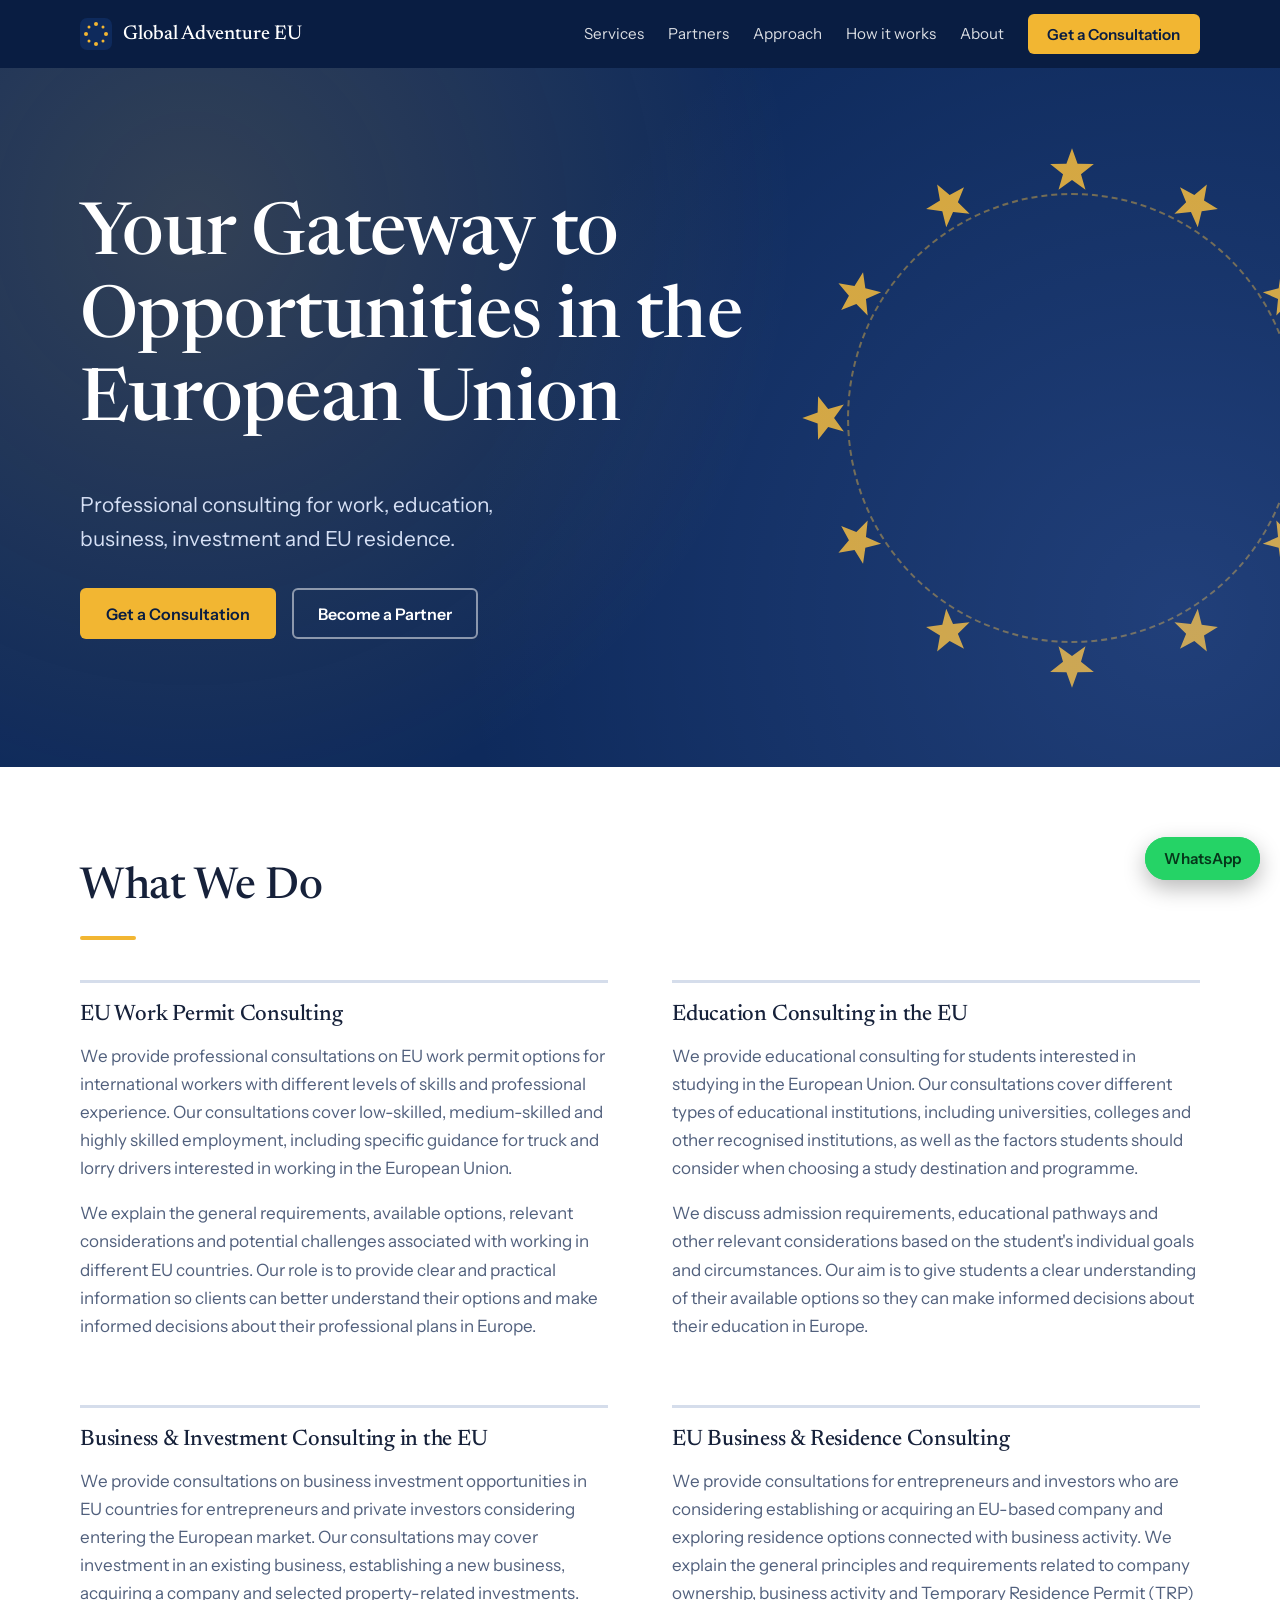
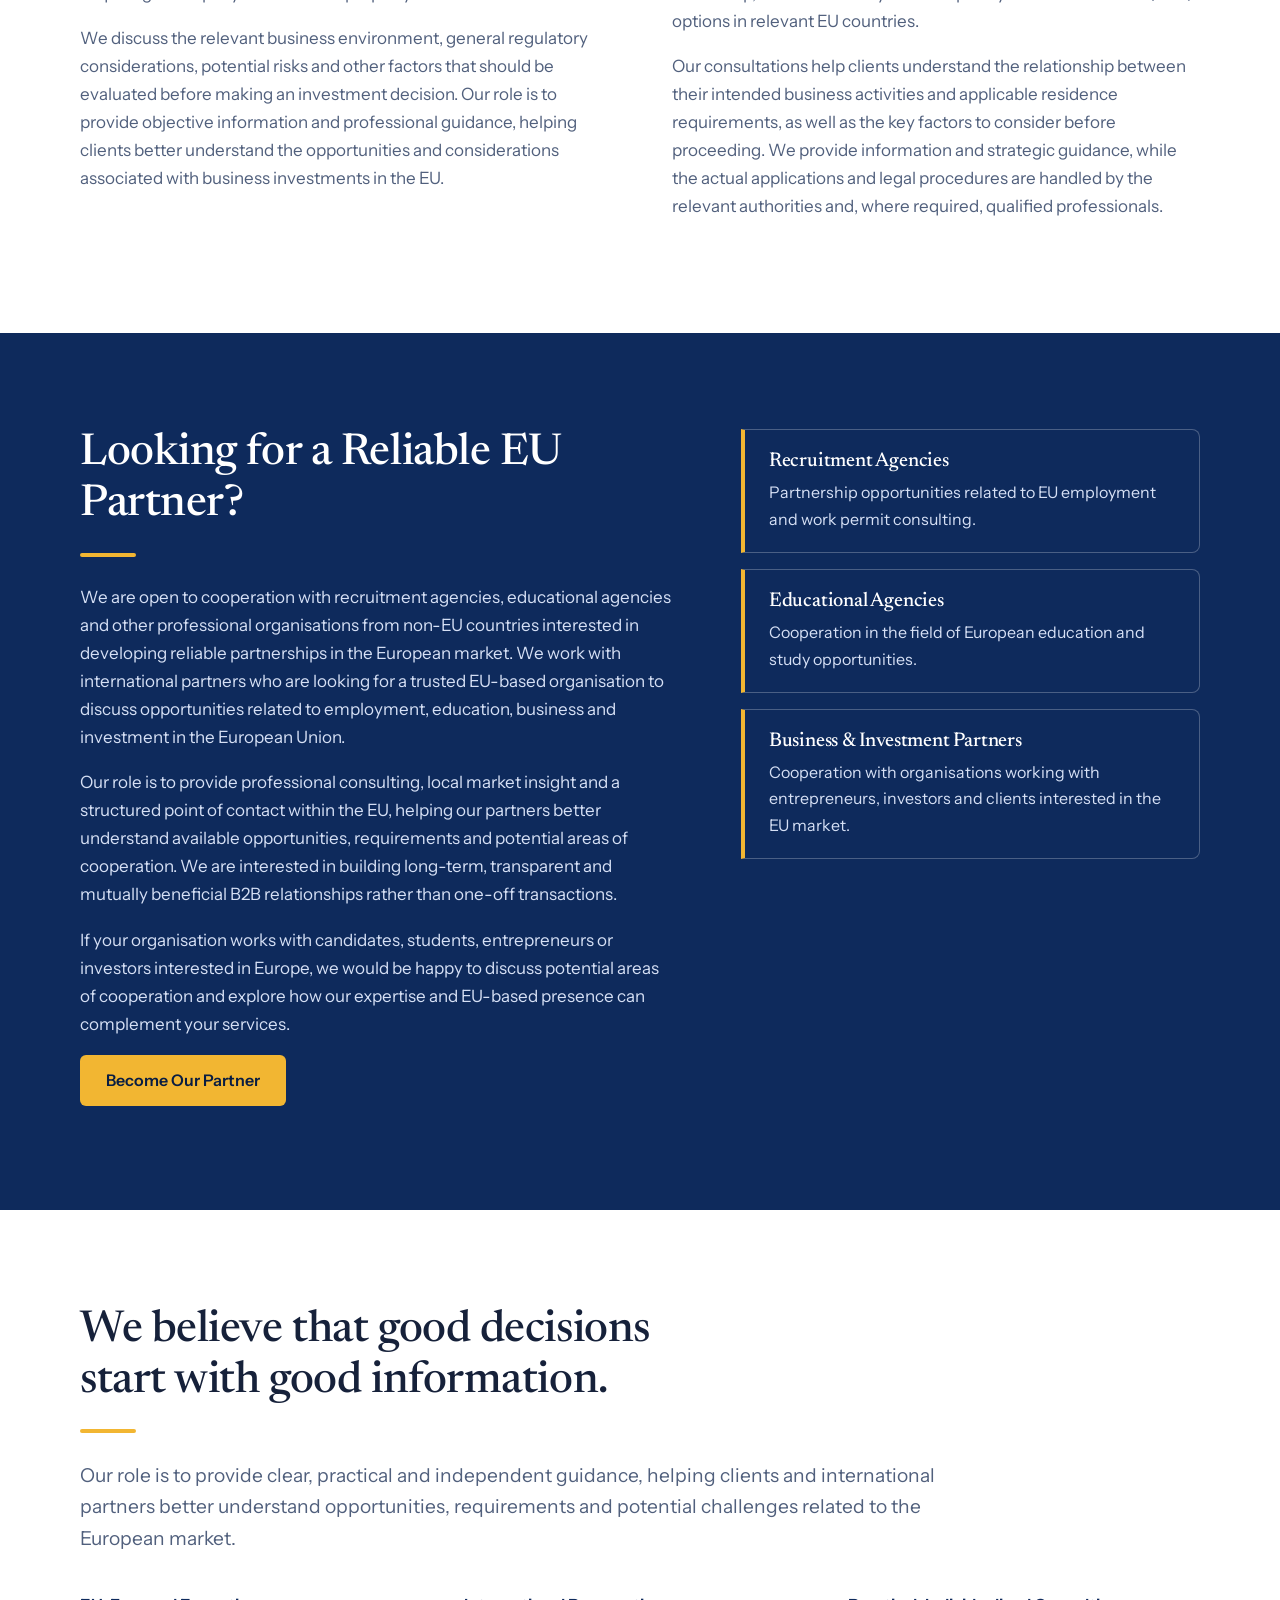
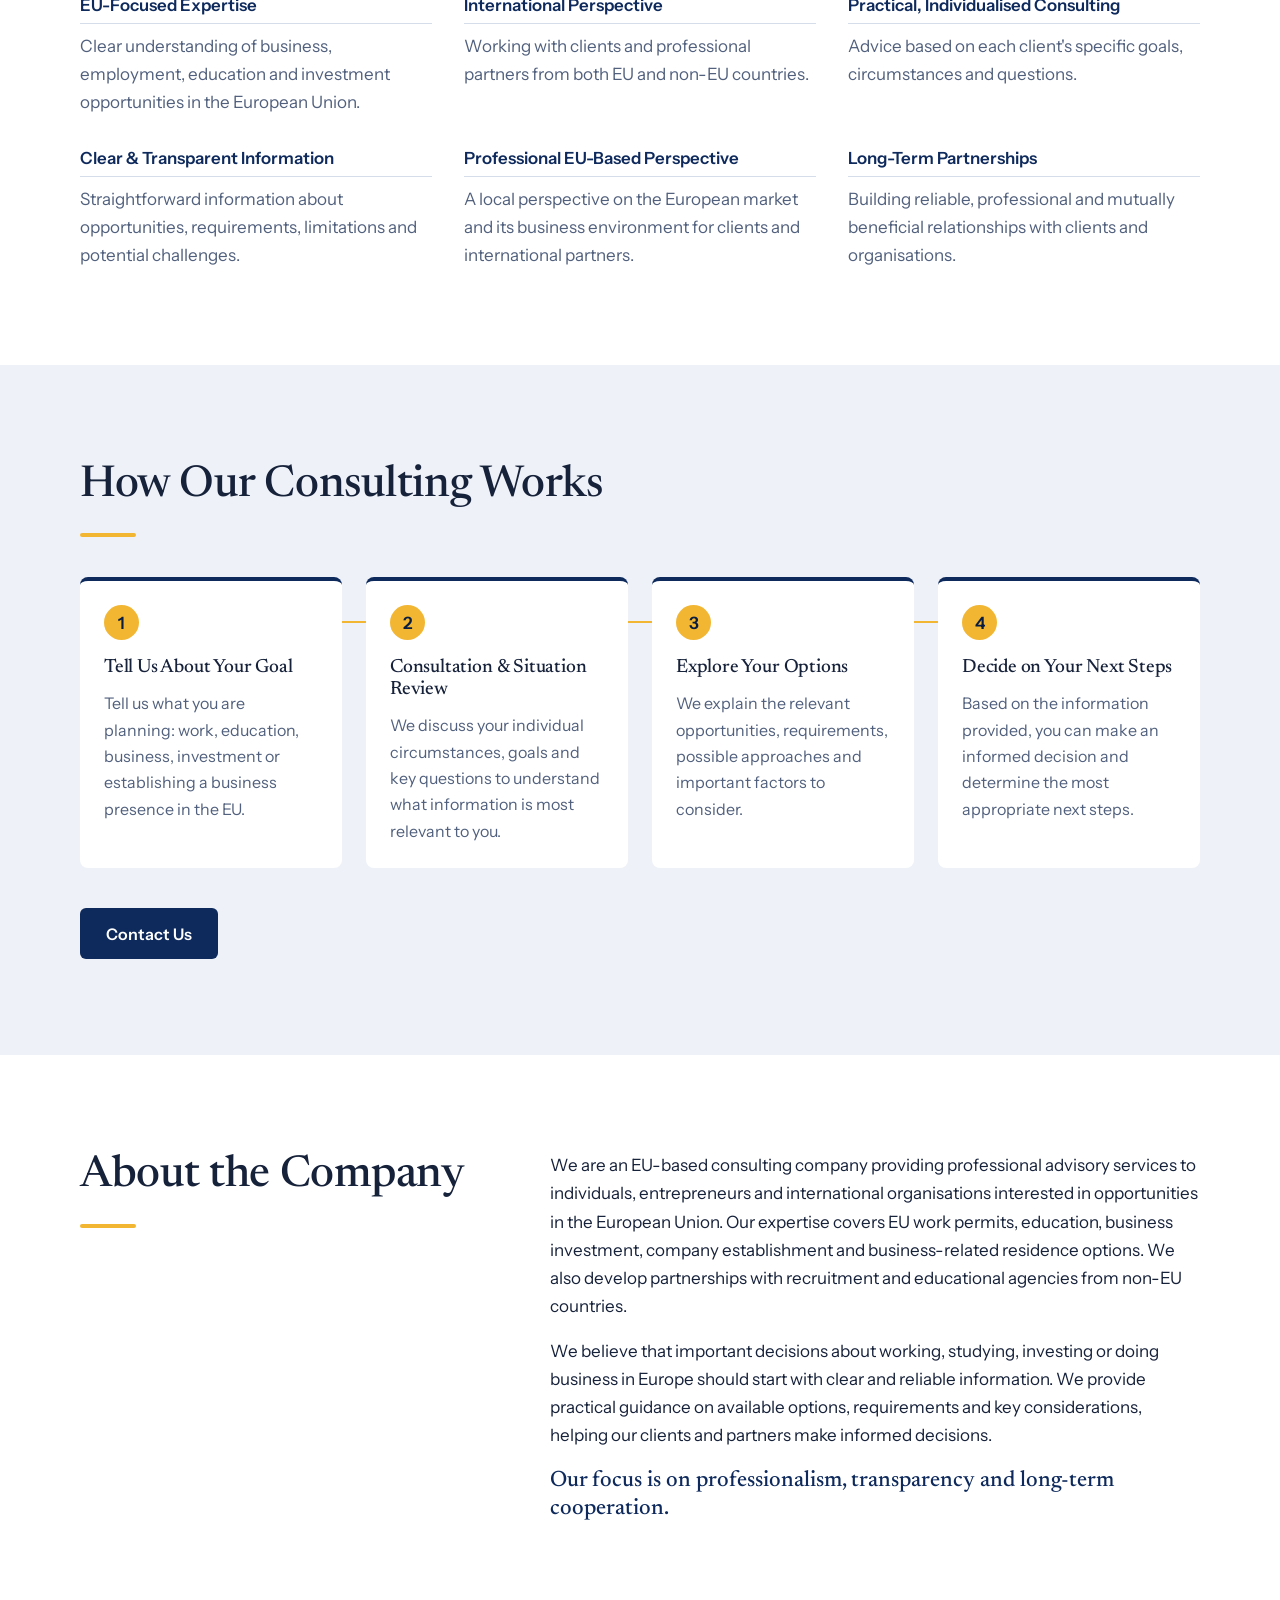
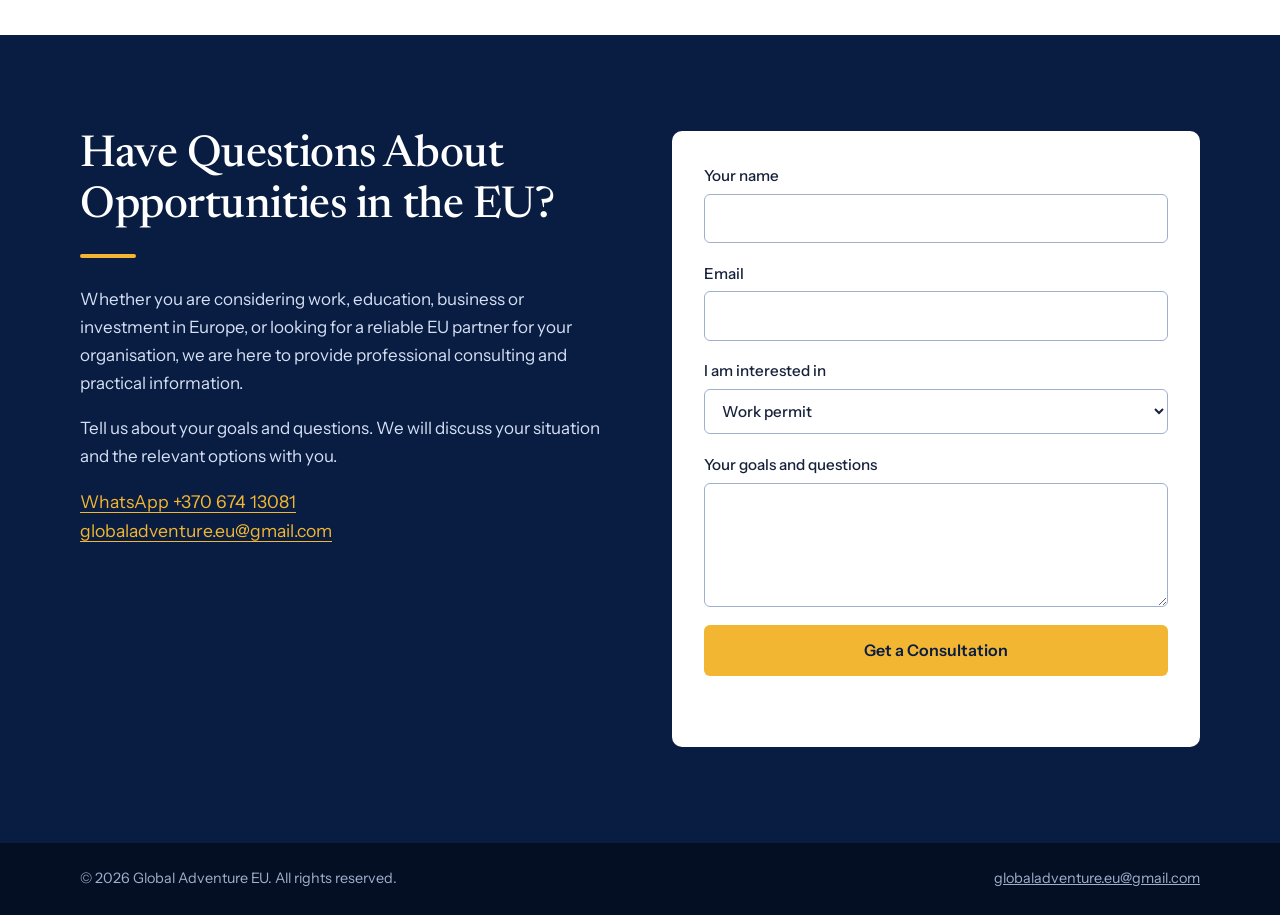
<file: mnt/user-data/outputs/landing-page-single/index.html>
<!DOCTYPE html>
<html lang="en">
<head>
  <meta charset="UTF-8">
  <meta name="viewport" content="width=device-width, initial-scale=1">
  <title>Your Gateway to Opportunities in the European Union</title>
  <meta name="description" content="Professional consulting for EU work permits, education, business, investment and residence. Partnerships open to recruitment and educational agencies.">
  <link rel="icon" href="[data-uri]" type="image/svg+xml">
  <link rel="preconnect" href="https://fonts.googleapis.com">
  <link rel="preconnect" href="https://fonts.gstatic.com" crossorigin>
  <link href="https://fonts.googleapis.com/css2?family=Instrument+Sans:wght@400;500;600&family=Newsreader:opsz,wght@6..72,400;6..72,500;6..72,600&display=swap" rel="stylesheet">
  <style>
:root{
  --navy:#0e2a5c; --navy-deep:#091d42; --gold:#f2b632; --gold-dark:#d99a12;
  --ink:#16213a; --muted:#51607d; --paper:#ffffff; --mist:#eef2f8; --line:#d5ddeb;
  --serif:"Newsreader",Georgia,serif; --sans:"Instrument Sans",system-ui,sans-serif;
  --max:1120px;
}
*,*::before,*::after{box-sizing:border-box}
html{scroll-behavior:smooth;scroll-padding-top:76px}
body{margin:0;font:400 1.0625rem/1.65 var(--sans);color:var(--ink);background:var(--paper)}
img{max-width:100%;display:block}
a{color:inherit}
:focus-visible{outline:3px solid var(--gold);outline-offset:3px}
.wrap{width:min(var(--max),100% - 2.5rem);margin-inline:auto}
.skip{position:absolute;left:-999px;top:0;background:var(--gold);padding:.5rem 1rem;z-index:100}
.skip:focus{left:0}

h1,h2,h3{font-family:var(--serif);font-weight:500;line-height:1.15;margin:0 0 .6em;letter-spacing:-.01em}
h1{font-size:clamp(2.5rem,6vw,4.5rem)}
h2{font-size:clamp(1.9rem,3.6vw,2.75rem);max-width:22ch}
h3{font-size:1.4rem}
p{margin:0 0 1em;max-width:68ch}

/* Buttons */
.btn{display:inline-block;font:600 1rem var(--sans);padding:.85rem 1.5rem;border-radius:6px;text-decoration:none;border:2px solid transparent;cursor:pointer;transition:background .2s,color .2s,border-color .2s}
.btn-gold{background:var(--gold);color:var(--navy-deep)}
.btn-gold:hover{background:var(--gold-dark)}
.btn-navy{background:var(--navy);color:#fff}
.btn-navy:hover{background:var(--navy-deep)}
.btn-ghost{border-color:rgba(255,255,255,.5);color:#fff}
.btn-ghost:hover{background:rgba(255,255,255,.12)}

/* Header */
.site-header{position:sticky;top:0;z-index:50;background:var(--navy-deep);color:#fff}
.bar{display:flex;align-items:center;justify-content:space-between;min-height:68px}
.brand{display:flex;align-items:center;gap:.7rem;text-decoration:none;font:500 1.25rem var(--serif)}
.nav{display:flex;align-items:center;gap:1.5rem}
.nav a:not(.btn){text-decoration:none;font-size:.95rem;opacity:.85}
.nav a:not(.btn):hover{opacity:1;text-decoration:underline;text-underline-offset:5px}
.nav .btn{padding:.55rem 1.1rem;font-size:.95rem}
.nav-toggle{display:none;background:none;border:1px solid rgba(255,255,255,.4);color:#fff;border-radius:6px;padding:.4rem .9rem;font:500 .95rem var(--sans)}

/* Hero */
.hero{position:relative;overflow:hidden;background:var(--navy);color:#fff;padding:clamp(4rem,10vw,8rem) 0}
.ring{position:absolute;right:-8%;top:50%;width:min(620px,70vw);transform:translateY(-50%);opacity:.9;animation:turn 120s linear infinite}
.hero-inner{position:relative}
.hero h1{max-width:15ch}
.lead{font-size:1.3rem;max-width:36ch;color:#d6e0f5}
.actions{display:flex;flex-wrap:wrap;gap:1rem;margin-top:2rem}
@keyframes turn{to{transform:translateY(-50%) rotate(360deg)}}

/* Sections */
.section{padding:clamp(3.5rem,8vw,6rem) 0}
.band{background:var(--navy);color:#fff}
.band-light{background:var(--mist)}
.intro{font-size:1.2rem;color:var(--muted)}

.services{display:grid;grid-template-columns:repeat(2,1fr);gap:3rem 4rem;margin-top:2.5rem}
.service{border-top:3px solid var(--navy);padding-top:1.25rem}
.service p{color:var(--muted)}

.partners{display:grid;grid-template-columns:1.3fr 1fr;gap:4rem;align-items:start}
.band p{color:#d6e0f5}
.partner-types{list-style:none;margin:0;padding:0;display:grid;gap:1rem}
.partner-types li{border:1px solid rgba(255,255,255,.25);border-left:4px solid var(--gold);padding:1.25rem 1.5rem;border-radius:0 8px 8px 0}
.partner-types h3{font-size:1.25rem;margin-bottom:.3em}
.partner-types p{margin:0;font-size:1rem}

.approach{display:grid;grid-template-columns:repeat(3,1fr);gap:2rem;margin:2.5rem 0 0}
.approach dt{font:600 1.05rem var(--sans);color:var(--navy);padding-bottom:.5rem;margin-bottom:.5rem;border-bottom:1px solid var(--line)}
.approach dd{margin:0;color:var(--muted)}

.steps{list-style:none;counter-reset:s;margin:2.5rem 0;padding:0;display:grid;grid-template-columns:repeat(4,1fr);gap:1.5rem}
.steps li{counter-increment:s;position:relative;background:#fff;border-radius:8px;padding:1.5rem;border-top:4px solid var(--navy)}
.steps li::before{content:counter(s);display:grid;place-items:center;width:2.2rem;height:2.2rem;border-radius:50%;background:var(--gold);color:var(--navy-deep);font-weight:600;margin-bottom:1rem}
.steps h3{font-size:1.2rem}
.steps p{margin:0;color:var(--muted);font-size:1rem}

.about{display:grid;grid-template-columns:1fr 1.6fr;gap:4rem}
.about strong{font:500 1.4rem var(--serif);color:var(--navy)}

.contact{background:var(--navy-deep);color:#fff}
.contact-grid{display:grid;grid-template-columns:1fr 1fr;gap:4rem;align-items:start}
.contact p{color:#d6e0f5}
.direct{font-size:1.1rem}
.direct a{color:var(--gold);text-underline-offset:4px}
form{background:#fff;color:var(--ink);padding:2rem;border-radius:10px;display:grid;gap:1.1rem}
label{display:grid;gap:.35rem;font-weight:500;font-size:.95rem}
input,select,textarea{font:inherit;padding:.7rem .8rem;border:1px solid #9fb0cd;border-radius:6px;background:#fff;color:var(--ink)}
input[aria-invalid="true"],textarea[aria-invalid="true"]{border-color:#b3261e;background:#fff6f5}
.form-note{margin:0;font-size:.95rem;color:var(--muted);min-height:1.4em}
.form-note.error{color:#b3261e}

.site-footer{background:#050f24;color:#9fb0cd;padding:1.5rem 0;font-size:.9rem}
.site-footer .wrap{display:flex;flex-wrap:wrap;justify-content:space-between;gap:.5rem}

/* Responsive */
@media (max-width:960px){
  .services,.partners,.about,.contact-grid{grid-template-columns:1fr;gap:2.5rem}
  .approach{grid-template-columns:repeat(2,1fr)}
  .steps{grid-template-columns:repeat(2,1fr)}
}
@media (max-width:760px){
  .nav-toggle{display:block}
  .nav{display:none;position:absolute;left:0;right:0;top:68px;background:var(--navy-deep);flex-direction:column;align-items:flex-start;padding:1.25rem;gap:1rem}
  .nav.open{display:flex}
  .approach,.steps{grid-template-columns:1fr}
  .ring{opacity:.35}
}
@media (prefers-reduced-motion:reduce){
  html{scroll-behavior:auto}
  .ring{animation:none}
}

/* ===== Animations (active only when JS adds .js; skipped for reduced motion) ===== */
.js .reveal{opacity:0;transform:translateY(28px);transition:opacity .7s ease,transform .7s cubic-bezier(.2,.7,.2,1);transition-delay:calc(var(--i,0) * 110ms)}
.js .reveal.from-left{transform:translateX(-40px)}
.js .reveal.from-right{transform:translateX(40px)}
.js .reveal.in{opacity:1;transform:none}

/* Hero entrance */
.js .hero h1,.js .hero .lead,.js .hero .actions{animation:rise .9s cubic-bezier(.2,.7,.2,1) both}
.js .hero .lead{animation-delay:.15s}
.js .hero .actions{animation-delay:.3s}
@keyframes rise{from{opacity:0;transform:translateY(32px)}to{opacity:1;transform:none}}

/* Step numbers pop in once their card appears */
.js .steps li.in::before{animation:pop .5s cubic-bezier(.3,1.6,.5,1) calc(var(--i,0) * 110ms + .25s) both}
@keyframes pop{from{transform:scale(0)}to{transform:scale(1)}}

/* Service blocks: top rule draws in */
.service{background:linear-gradient(var(--navy),var(--navy)) top left/0 3px no-repeat;background-origin:border-box;border-top-color:var(--line);transition:background-size .9s ease .2s}
.service.in,.service:not(.reveal){background-size:100% 3px}

/* Hover feedback (after the entrance has finished) */
.steps li,.partner-types li{transition:transform .25s ease,box-shadow .25s ease}
.steps li:hover{transform:translateY(-6px);box-shadow:0 14px 28px rgba(14,42,92,.14)}
.partner-types li:hover{transform:translateX(6px)}
.btn:hover{transform:translateY(-2px)}
.btn{transition:background .2s,color .2s,border-color .2s,transform .2s}

@media (prefers-reduced-motion:reduce){
  .js .reveal,.js .hero h1,.js .hero .lead,.js .hero .actions,.js .steps li.in::before{animation:none;opacity:1;transform:none;transition:none}
}

/* ===== More animation ===== */
/* Scroll progress bar */
.progress{position:fixed;top:0;left:0;right:0;height:3px;background:var(--gold);transform:scaleX(0);transform-origin:left;z-index:70;pointer-events:none}

/* Header reacts to scrolling */
.site-header{transition:box-shadow .3s ease,background .3s ease}
.bar{transition:min-height .3s ease}
.site-header.scrolled{box-shadow:0 6px 24px rgba(0,0,0,.28)}
.site-header.scrolled .bar{min-height:56px}
.nav a:not(.btn){position:relative;padding:.2rem 0}
.nav a:not(.btn)::after{content:"";position:absolute;left:0;right:0;bottom:-2px;height:2px;background:var(--gold);transform:scaleX(0);transform-origin:left;transition:transform .3s ease}
.nav a:not(.btn):hover,.nav a.active{text-decoration:none;opacity:1}
.nav a:not(.btn):hover::after,.nav a.active::after{transform:scaleX(1)}

/* Hero: drifting glow, counter-rotating dashed ring, parallax, word-by-word headline */
.hero::after{content:"";position:absolute;inset:-20%;z-index:0;pointer-events:none;background:radial-gradient(circle at 25% 30%,rgba(242,182,50,.16),transparent 40%),radial-gradient(circle at 80% 70%,rgba(120,160,255,.18),transparent 45%);animation:drift 16s ease-in-out infinite alternate}
.hero::before{content:"";position:absolute;z-index:0;aspect-ratio:1;width:min(450px,50vw);right:calc(-8% + (min(620px,70vw) - min(450px,50vw)) / 2);top:50%;border:2px dashed rgba(242,182,50,.45);border-radius:50%;transform:translateY(-50%);animation:turn-back 70s linear infinite}
.ring{top:calc(50% + var(--ry,0px));z-index:0}
.hero-inner{z-index:1;transform:translateY(var(--py,0px))}
@keyframes drift{to{transform:translate(4%,6%) scale(1.1)}}
@keyframes turn-back{from{transform:translateY(-50%) rotate(0)}to{transform:translateY(-50%) rotate(-360deg)}}

.js .hero h1{animation:none}
.word{display:inline-block;opacity:0;transform:translateY(40px) rotate(4deg);filter:blur(6px);animation:word .8s cubic-bezier(.2,.7,.2,1) calc(var(--w,0) * 90ms + .1s) forwards}
@keyframes word{to{opacity:1;transform:none;filter:none}}
.js .hero .lead{animation-delay:.9s}
.js .hero .actions{animation-delay:1.1s}

/* Buttons: shine sweep and pulsing hero call to action */
.btn-gold{position:relative;overflow:hidden}
.btn-gold::after{content:"";position:absolute;top:0;left:-75%;width:50%;height:100%;background:linear-gradient(100deg,transparent,rgba(255,255,255,.55),transparent);transform:skewX(-20deg)}
.btn-gold:hover::after{animation:shine .7s ease}
@keyframes shine{to{left:130%}}
.hero .btn-gold{animation:pulse 2.6s ease-out 2.2s infinite}
@keyframes pulse{0%{box-shadow:0 0 0 0 rgba(242,182,50,.55)}70%{box-shadow:0 0 0 16px rgba(242,182,50,0)}100%{box-shadow:0 0 0 0 rgba(242,182,50,0)}}

/* Heading accent bar draws in */
h2::after{content:"";display:block;width:56px;height:4px;margin-top:.5em;background:var(--gold);border-radius:2px;transition:width .8s ease .35s}
.js .reveal:not(.in) h2::after,.js h2.reveal:not(.in)::after{width:0}

/* Lines connecting the process steps */
.steps li:not(:last-child)::after{content:"";position:absolute;top:2.5rem;right:-1.5rem;width:1.5rem;height:2px;background:var(--gold);transform-origin:left;transition:transform .6s ease .6s}
.js .steps li.reveal:not(.in)::after{transform:scaleX(0)}
@media (max-width:960px){.steps li::after{display:none}}

/* Form focus glow and shake on error */
input,select,textarea{transition:border-color .2s,box-shadow .2s}
input:focus,select:focus,textarea:focus{outline:none;border-color:var(--navy);box-shadow:0 0 0 4px rgba(242,182,50,.45)}
form.shake{animation:shake .45s ease}
@keyframes shake{20%,60%{transform:translateX(-8px)}40%,80%{transform:translateX(8px)}}

/* Floating WhatsApp button */
.wa{position:fixed;right:1.25rem;bottom:1.25rem;z-index:60;background:#25d366;color:#06361a;font:600 .95rem var(--sans);text-decoration:none;padding:.75rem 1.2rem;border-radius:999px;box-shadow:0 8px 22px rgba(0,0,0,.28);animation:wa-in .6s cubic-bezier(.3,1.5,.5,1) 2s both;transition:transform .2s}
.wa:hover{transform:scale(1.06)}
.wa::before{content:"";position:absolute;inset:0;border-radius:inherit;border:2px solid #25d366;animation:ping 2.2s ease-out 2.6s infinite}
@keyframes wa-in{from{opacity:0;transform:translateY(30px) scale(.6)}to{opacity:1;transform:none}}
@keyframes ping{from{opacity:.8;transform:scale(1)}to{opacity:0;transform:scale(1.5)}}

@media (prefers-reduced-motion:reduce){
  .hero::before,.hero::after,.hero .btn-gold,.wa,.wa::before,.word{animation:none;opacity:1;transform:none;filter:none}
  .hero::before{transform:translateY(-50%)}
  .hero-inner{transform:none}
  .progress{transition:none}
}

</style>
</head>
<body>
  <div class="progress" id="progress" aria-hidden="true"></div>
  <a class="skip" href="#main">Skip to content</a>

  <header class="site-header">
    <div class="wrap bar">
      <a class="brand" href="#top" aria-label="Home">
        <img src="[data-uri]" alt="" width="32" height="32">
        <span>Global Adventure EU</span>
      </a>
      <button class="nav-toggle" aria-expanded="false" aria-controls="nav">Menu</button>
      <nav id="nav" class="nav">
        <a href="#services">Services</a>
        <a href="#partners">Partners</a>
        <a href="#approach">Approach</a>
        <a href="#process">How it works</a>
        <a href="#about">About</a>
        <a class="btn btn-gold" href="#contact">Get a Consultation</a>
      </nav>
    </div>
  </header>

  <main id="main">
    <section class="hero" id="top">
      <img class="ring" src="[data-uri]" alt="" aria-hidden="true">
      <div class="wrap hero-inner">
        <h1>Your Gateway to Opportunities in the European Union</h1>
        <p class="lead">Professional consulting for work, education, business, investment and EU residence.</p>
        <div class="actions">
          <a class="btn btn-gold" href="#contact">Get a Consultation</a>
          <a class="btn btn-ghost" href="#partners">Become a Partner</a>
        </div>
      </div>
    </section>

    <section class="section" id="services">
      <div class="wrap">
        <h2>What We Do</h2>
        <div class="services">
          <article class="service">
            <h3>EU Work Permit Consulting</h3>
            <p>We provide professional consultations on EU work permit options for international workers with different levels of skills and professional experience. Our consultations cover low-skilled, medium-skilled and highly skilled employment, including specific guidance for truck and lorry drivers interested in working in the European Union.</p>
            <p>We explain the general requirements, available options, relevant considerations and potential challenges associated with working in different EU countries. Our role is to provide clear and practical information so clients can better understand their options and make informed decisions about their professional plans in Europe.</p>
          </article>
          <article class="service">
            <h3>Education Consulting in the EU</h3>
            <p>We provide educational consulting for students interested in studying in the European Union. Our consultations cover different types of educational institutions, including universities, colleges and other recognised institutions, as well as the factors students should consider when choosing a study destination and programme.</p>
            <p>We discuss admission requirements, educational pathways and other relevant considerations based on the student's individual goals and circumstances. Our aim is to give students a clear understanding of their available options so they can make informed decisions about their education in Europe.</p>
          </article>
          <article class="service">
            <h3>Business &amp; Investment Consulting in the EU</h3>
            <p>We provide consultations on business investment opportunities in EU countries for entrepreneurs and private investors considering entering the European market. Our consultations may cover investment in an existing business, establishing a new business, acquiring a company and selected property-related investments.</p>
            <p>We discuss the relevant business environment, general regulatory considerations, potential risks and other factors that should be evaluated before making an investment decision. Our role is to provide objective information and professional guidance, helping clients better understand the opportunities and considerations associated with business investments in the EU.</p>
          </article>
          <article class="service">
            <h3>EU Business &amp; Residence Consulting</h3>
            <p>We provide consultations for entrepreneurs and investors who are considering establishing or acquiring an EU-based company and exploring residence options connected with business activity. We explain the general principles and requirements related to company ownership, business activity and Temporary Residence Permit (TRP) options in relevant EU countries.</p>
            <p>Our consultations help clients understand the relationship between their intended business activities and applicable residence requirements, as well as the key factors to consider before proceeding. We provide information and strategic guidance, while the actual applications and legal procedures are handled by the relevant authorities and, where required, qualified professionals.</p>
          </article>
        </div>
      </div>
    </section>

    <section class="section band" id="partners">
      <div class="wrap partners">
        <div>
          <h2>Looking for a Reliable EU Partner?</h2>
          <p>We are open to cooperation with recruitment agencies, educational agencies and other professional organisations from non-EU countries interested in developing reliable partnerships in the European market. We work with international partners who are looking for a trusted EU-based organisation to discuss opportunities related to employment, education, business and investment in the European Union.</p>
          <p>Our role is to provide professional consulting, local market insight and a structured point of contact within the EU, helping our partners better understand available opportunities, requirements and potential areas of cooperation. We are interested in building long-term, transparent and mutually beneficial B2B relationships rather than one-off transactions.</p>
          <p>If your organisation works with candidates, students, entrepreneurs or investors interested in Europe, we would be happy to discuss potential areas of cooperation and explore how our expertise and EU-based presence can complement your services.</p>
          <a class="btn btn-gold" href="#contact" data-subject="Partnership enquiry">Become Our Partner</a>
        </div>
        <ul class="partner-types">
          <li><h3>Recruitment Agencies</h3><p>Partnership opportunities related to EU employment and work permit consulting.</p></li>
          <li><h3>Educational Agencies</h3><p>Cooperation in the field of European education and study opportunities.</p></li>
          <li><h3>Business &amp; Investment Partners</h3><p>Cooperation with organisations working with entrepreneurs, investors and clients interested in the EU market.</p></li>
        </ul>
      </div>
    </section>

    <section class="section" id="approach">
      <div class="wrap">
        <h2>We believe that good decisions start with good information.</h2>
        <p class="intro">Our role is to provide clear, practical and independent guidance, helping clients and international partners better understand opportunities, requirements and potential challenges related to the European market.</p>
        <dl class="approach">
          <div><dt>EU-Focused Expertise</dt><dd>Clear understanding of business, employment, education and investment opportunities in the European Union.</dd></div>
          <div><dt>International Perspective</dt><dd>Working with clients and professional partners from both EU and non-EU countries.</dd></div>
          <div><dt>Practical, Individualised Consulting</dt><dd>Advice based on each client's specific goals, circumstances and questions.</dd></div>
          <div><dt>Clear &amp; Transparent Information</dt><dd>Straightforward information about opportunities, requirements, limitations and potential challenges.</dd></div>
          <div><dt>Professional EU-Based Perspective</dt><dd>A local perspective on the European market and its business environment for clients and international partners.</dd></div>
          <div><dt>Long-Term Partnerships</dt><dd>Building reliable, professional and mutually beneficial relationships with clients and organisations.</dd></div>
        </dl>
      </div>
    </section>

    <section class="section band-light" id="process">
      <div class="wrap">
        <h2>How Our Consulting Works</h2>
        <ol class="steps">
          <li><h3>Tell Us About Your Goal</h3><p>Tell us what you are planning: work, education, business, investment or establishing a business presence in the EU.</p></li>
          <li><h3>Consultation &amp; Situation Review</h3><p>We discuss your individual circumstances, goals and key questions to understand what information is most relevant to you.</p></li>
          <li><h3>Explore Your Options</h3><p>We explain the relevant opportunities, requirements, possible approaches and important factors to consider.</p></li>
          <li><h3>Decide on Your Next Steps</h3><p>Based on the information provided, you can make an informed decision and determine the most appropriate next steps.</p></li>
        </ol>
        <a class="btn btn-navy" href="#contact">Contact Us</a>
      </div>
    </section>

    <section class="section" id="about">
      <div class="wrap about">
        <h2>About the Company</h2>
        <div>
          <p>We are an EU-based consulting company providing professional advisory services to individuals, entrepreneurs and international organisations interested in opportunities in the European Union. Our expertise covers EU work permits, education, business investment, company establishment and business-related residence options. We also develop partnerships with recruitment and educational agencies from non-EU countries.</p>
          <p>We believe that important decisions about working, studying, investing or doing business in Europe should start with clear and reliable information. We provide practical guidance on available options, requirements and key considerations, helping our clients and partners make informed decisions.</p>
          <p><strong>Our focus is on professionalism, transparency and long-term cooperation.</strong></p>
        </div>
      </div>
    </section>

    <section class="section contact" id="contact">
      <div class="wrap contact-grid">
        <div>
          <h2>Have Questions About Opportunities in the EU?</h2>
          <p>Whether you are considering work, education, business or investment in Europe, or looking for a reliable EU partner for your organisation, we are here to provide professional consulting and practical information.</p>
          <p>Tell us about your goals and questions. We will discuss your situation and the relevant options with you.</p>
          <p class="direct">
            <a href="https://wa.me/37067413081" target="_blank" rel="noopener">WhatsApp +370 674 13081</a><br>
            <a href="mailto:globaladventure.eu@gmail.com">globaladventure.eu@gmail.com</a>
          </p>
        </div>
        <form id="contact-form" novalidate>
          <label>Your name<input name="name" type="text" autocomplete="name" required></label>
          <label>Email<input name="email" type="email" autocomplete="email" required></label>
          <label>I am interested in
            <select name="topic">
              <option>Work permit</option>
              <option>Education</option>
              <option>Business &amp; investment</option>
              <option>Business &amp; residence</option>
              <option>Partnership enquiry</option>
            </select>
          </label>
          <label>Your goals and questions<textarea name="message" rows="4" required></textarea></label>
          <button class="btn btn-gold" type="submit">Get a Consultation</button>
          <p class="form-note" id="form-note" role="status" aria-live="polite"></p>
        </form>
      </div>
    </section>
  </main>

  <footer class="site-footer">
    <div class="wrap">
      <span>&copy; <span id="year"></span> Global Adventure EU. All rights reserved.</span>
      <span><a href="mailto:globaladventure.eu@gmail.com">globaladventure.eu@gmail.com</a></span>
    </div>
  </footer>

  <a class="wa" href="https://wa.me/37067413081" target="_blank" rel="noopener" aria-label="Chat with us on WhatsApp">WhatsApp</a>

  <script>
(function () {
  'use strict';

  var EMAIL = 'globaladventure.eu@gmail.com';

  // Footer year
  document.getElementById('year').textContent = new Date().getFullYear();

  // Mobile menu
  var toggle = document.querySelector('.nav-toggle');
  var nav = document.getElementById('nav');
  toggle.addEventListener('click', function () {
    var open = nav.classList.toggle('open');
    toggle.setAttribute('aria-expanded', String(open));
  });
  nav.addEventListener('click', function (e) {
    if (e.target.tagName === 'A') {
      nav.classList.remove('open');
      toggle.setAttribute('aria-expanded', 'false');
    }
  });

  // Partner button preselects the partnership topic
  var form = document.getElementById('contact-form');
  var note = document.getElementById('form-note');
  document.querySelectorAll('[data-subject]').forEach(function (el) {
    el.addEventListener('click', function () {
      form.elements.topic.value = el.getAttribute('data-subject');
    });
  });

  // Contact form: validate, then open the visitor's email app with a prefilled message
  form.addEventListener('submit', function (e) {
    e.preventDefault();
    var f = form.elements;
    var valid = true;
    ['name', 'email', 'message'].forEach(function (key) {
      var ok = f[key].value.trim() !== '' && (key !== 'email' || /^\S+@\S+\.\S+$/.test(f[key].value));
      f[key].setAttribute('aria-invalid', ok ? 'false' : 'true');
      if (!ok) valid = false;
    });
    note.className = 'form-note';
    if (!valid) {
      note.classList.add('error');
      note.textContent = 'Please fill in your name, a valid email and your message.';
      return;
    }
    var subject = 'Enquiry: ' + f.topic.value;
    var body = 'Name: ' + f.name.value + '\nEmail: ' + f.email.value + '\n\n' + f.message.value;
    window.location.href = 'mailto:' + EMAIL + '?subject=' + encodeURIComponent(subject) + '&body=' + encodeURIComponent(body);
    note.textContent = 'Opening your email app. If nothing opens, write to ' + EMAIL + '.';
  });

  // Scroll animations: each block fades in as it enters the screen
  var reduce = window.matchMedia('(prefers-reduced-motion: reduce)').matches;
  if (!reduce && 'IntersectionObserver' in window) {
    document.documentElement.classList.add('js');

    var groups = [
      ['.section > .wrap > h2, .section > .wrap > .intro, #process > .wrap > .btn', ''],
      ['.service', ''],
      ['.partners > div', 'from-left'],
      ['.partner-types li', 'from-right'],
      ['.approach > div', ''],
      ['.steps li', ''],
      ['.about > h2', 'from-left'],
      ['.about > div', 'from-right'],
      ['.contact-grid > div', 'from-left'],
      ['.contact-grid > form', 'from-right']
    ];

    var io = new IntersectionObserver(function (entries) {
      entries.forEach(function (entry) {
        if (!entry.isIntersecting) return;
        var el = entry.target;
        el.classList.add('in');
        io.unobserve(el);
        // Clean up after the entrance so hover effects respond instantly
        setTimeout(function () { el.classList.remove('reveal', 'in'); }, 1800);
      });
    }, { threshold: 0.15, rootMargin: '0px 0px -40px 0px' });

    groups.forEach(function (g) {
      document.querySelectorAll(g[0]).forEach(function (el, i) {
        el.classList.add('reveal');
        if (g[1]) el.classList.add(g[1]);
        // Stagger siblings that appear together (cap at 4 steps)
        el.style.setProperty('--i', Math.min(i, 4));
        io.observe(el);
      });
    });
  }

  // Headline: animate word by word
  if (document.documentElement.classList.contains('js')) {
    var h1 = document.querySelector('.hero h1');
    var words = h1.textContent.trim().split(/\s+/);
    h1.setAttribute('aria-label', h1.textContent.trim());
    h1.textContent = '';
    words.forEach(function (w, i) {
      var span = document.createElement('span');
      span.className = 'word';
      span.setAttribute('aria-hidden', 'true');
      span.style.setProperty('--w', i);
      span.textContent = w;
      h1.appendChild(span);
      if (i < words.length - 1) h1.appendChild(document.createTextNode(' '));
    });
  }

  // Scroll effects: progress bar, header shadow, hero parallax, active menu link
  var header = document.querySelector('.site-header');
  var progress = document.getElementById('progress');
  var ring = document.querySelector('.ring');
  var heroInner = document.querySelector('.hero-inner');
  var spy = [].slice.call(document.querySelectorAll('.nav a[href^="#"]:not(.btn)')).map(function (a) {
    return { a: a, s: document.querySelector(a.getAttribute('href')) };
  }).filter(function (x) { return x.s; });
  var ticking = false;

  function onScroll() {
    var y = window.scrollY || 0;
    var max = document.documentElement.scrollHeight - window.innerHeight;
    header.classList.toggle('scrolled', y > 20);
    progress.style.transform = 'scaleX(' + (max > 0 ? y / max : 0) + ')';
    if (!reduce && y < window.innerHeight * 1.2) {
      ring.style.setProperty('--ry', (y * 0.18) + 'px');
      heroInner.style.setProperty('--py', (y * -0.12) + 'px');
    }
    var current = null;
    spy.forEach(function (x) {
      if (x.s.getBoundingClientRect().top <= window.innerHeight * 0.35) current = x;
    });
    spy.forEach(function (x) { x.a.classList.toggle('active', x === current); });
    ticking = false;
  }
  window.addEventListener('scroll', function () {
    if (!ticking) { ticking = true; requestAnimationFrame(onScroll); }
  }, { passive: true });
  onScroll();

  // Shake the form when validation fails
  form.addEventListener('submit', function () {
    if (form.querySelector('[aria-invalid="true"]')) {
      form.classList.remove('shake');
      void form.offsetWidth;
      form.classList.add('shake');
    }
  });
})();

</script>
</body>
</html>
</file>
